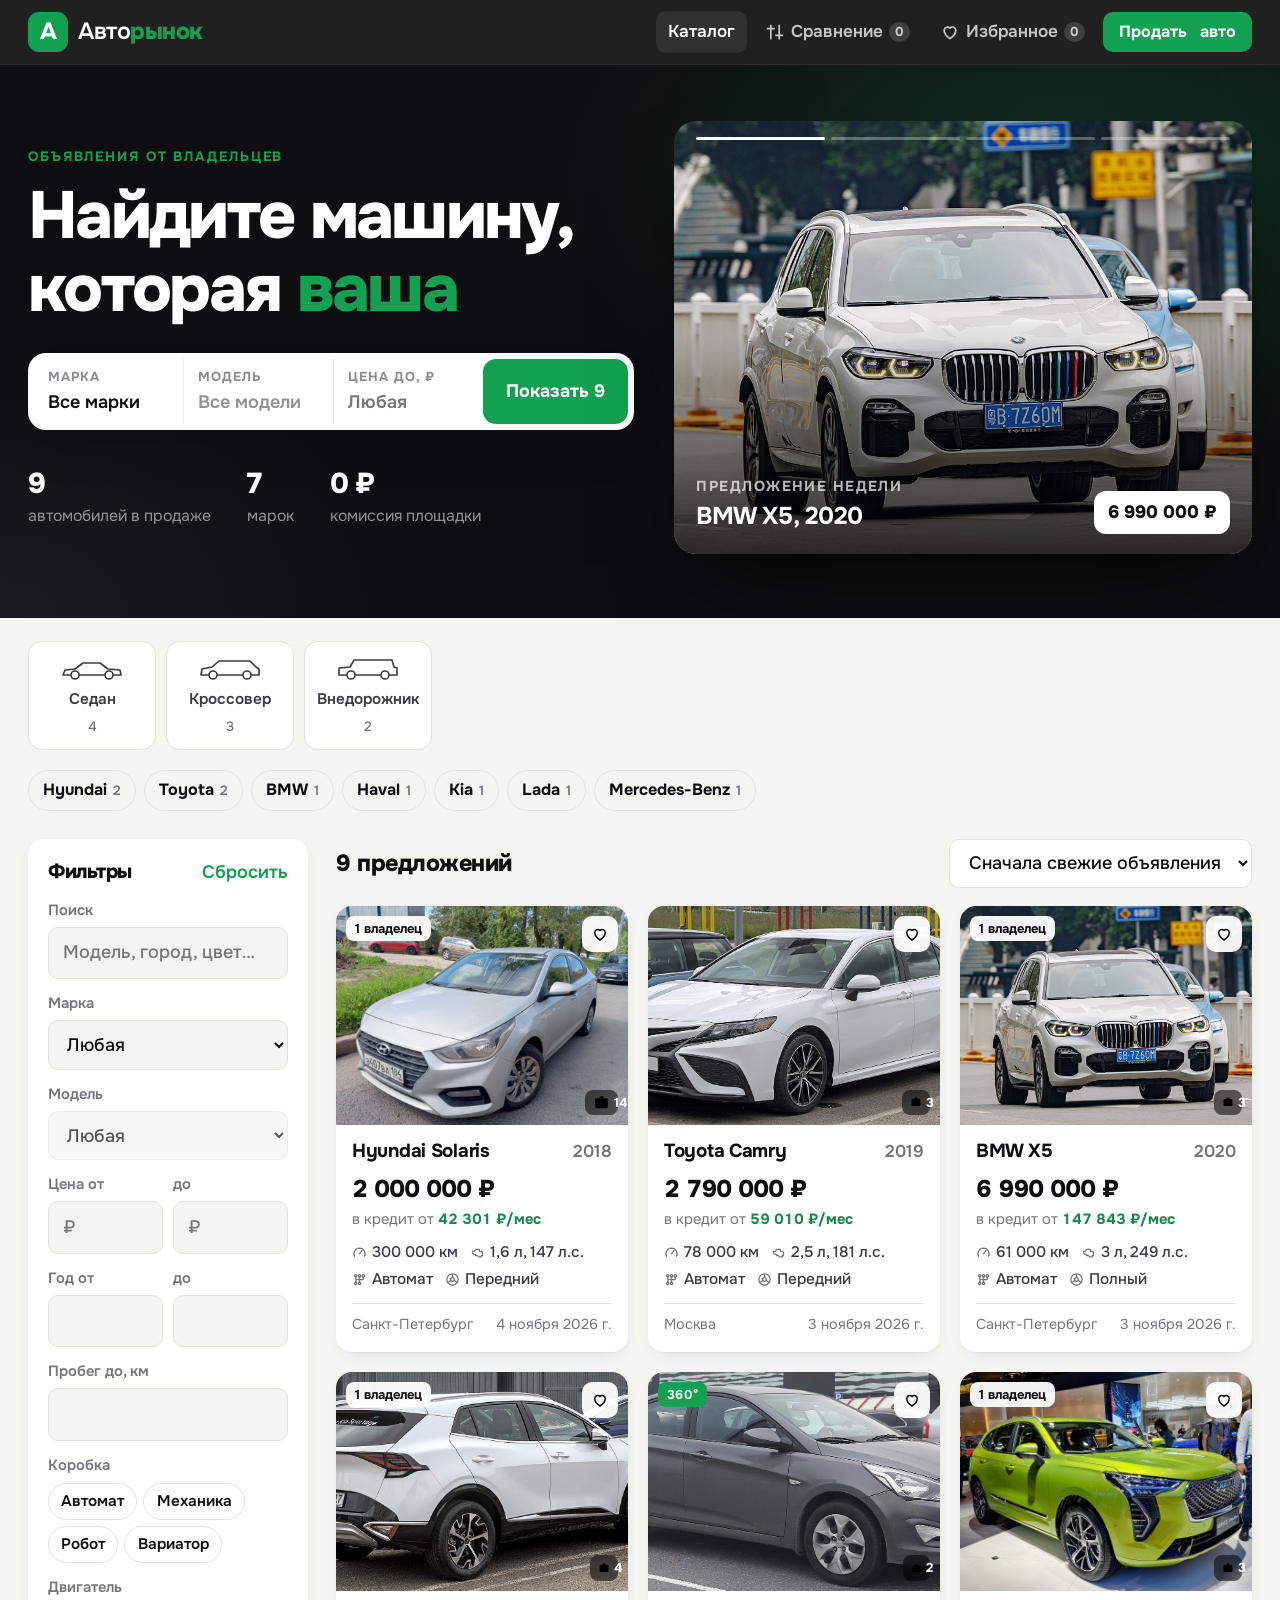
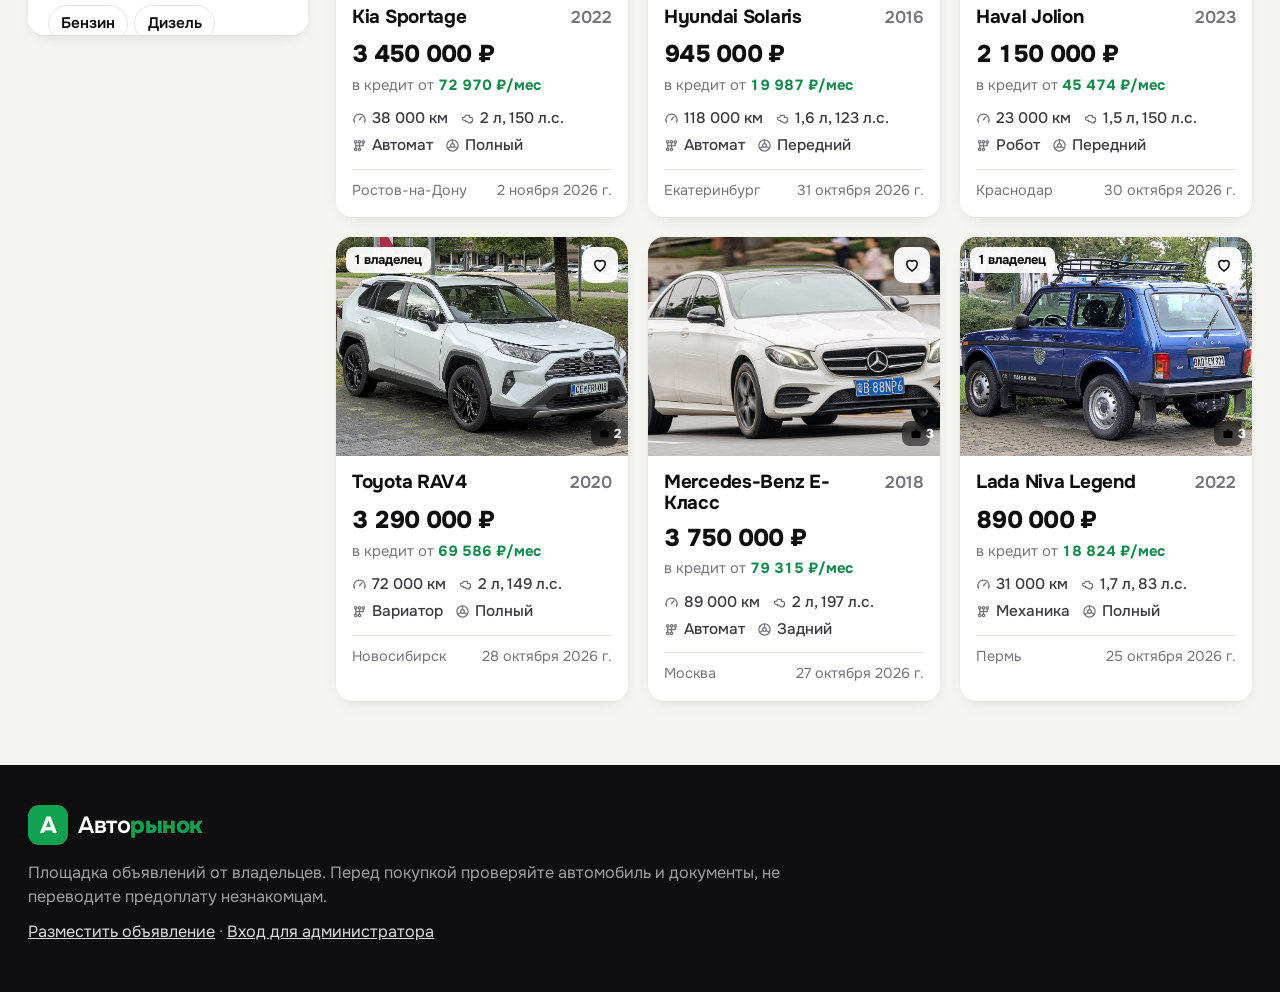
<file: index.html>
<!doctype html>
<html lang="ru">
<head>
<meta charset="utf-8">
<meta name="viewport" content="width=device-width, initial-scale=1, viewport-fit=cover">
<title>Авторынок — объявления о продаже автомобилей</title>
<meta name="description" content="Авторынок: площадка объявлений о продаже автомобилей от владельцев. Фото, характеристики, сравнение, расчёт кредита.">
<meta name="theme-color" content="#0e0e10">
<link rel="manifest" href="manifest.webmanifest">
<link rel="apple-touch-icon" href="icons/apple-touch-icon-g.png">
<meta name="apple-mobile-web-app-capable" content="yes">
<meta name="mobile-web-app-capable" content="yes">
<meta name="apple-mobile-web-app-title" content="Авторынок">
<meta name="apple-mobile-web-app-status-bar-style" content="black-translucent">
<link rel="icon" href="data:image/svg+xml,%3Csvg xmlns='http://www.w3.org/2000/svg' viewBox='0 0 32 32'%3E%3Crect width='32' height='32' rx='8' fill='%2312a150'/%3E%3Cpath d='M7 19l2.5-6h13l2.5 6v4H7z' fill='%23fff'/%3E%3Ccircle cx='11' cy='23' r='2.5' fill='%23161616'/%3E%3Ccircle cx='21' cy='23' r='2.5' fill='%23161616'/%3E%3C/svg%3E">
<link rel="preconnect" href="https://fonts.googleapis.com">
<link rel="preconnect" href="https://fonts.gstatic.com" crossorigin>
<link href="https://fonts.googleapis.com/css2?family=Onest:wght@400;500;600;700;800&display=swap" rel="stylesheet">
<link rel="stylesheet" href="style.css?v=11">
</head>
<body>
<header class="top">
  <div class="wrap top__in">
    <a class="logo" href="#/"><span class="logo__mark">А</span><span class="logo__word">Авто<b>рынок</b></span></a>
    <nav class="top__nav">
      <a href="#/" data-nav="catalog">Каталог</a>
      <a href="#/compare" data-nav="compare" class="icon-link" title="Сравнение"><svg viewBox="0 0 24 24" aria-hidden="true"><path d="M7 4v16M17 4v16M3 8h8M13 16h8"/></svg><span class="lbl">Сравнение</span> <span class="badge" id="cmpCount">0</span></a>
      <a href="#/favs" data-nav="favs" class="icon-link" title="Избранное"><svg viewBox="0 0 24 24" aria-hidden="true"><path d="M12 20s-7-4.4-7-10a4 4 0 0 1 7-2.6A4 4 0 0 1 19 10c0 5.6-7 10-7 10z"/></svg><span class="lbl">Избранное</span> <span class="badge" id="favCount">0</span></a>
      <a href="#/sell" data-nav="sell" class="btn btn--accent btn--sm">Продать<span class="lbl">&nbsp;авто</span></a>
    </nav>
  </div>
</header>

<main id="main">
  <!-- Каталог -->
  <section id="view-catalog" class="view">
    <div class="hero">
      <div class="wrap hero__in">
        <div class="hero__text">
          <p class="eyebrow">Объявления от владельцев</p>
          <h1>Найдите машину,<br>которая <em>ваша</em></h1>
          <form class="finder" id="finder" autocomplete="off">
            <label><span>Марка</span><select id="h-brand"><option value="">Все марки</option></select></label>
            <label><span>Модель</span><select id="h-model" disabled><option value="">Все модели</option></select></label>
            <label><span>Цена до, ₽</span><input type="number" id="h-pmax" inputmode="numeric" step="50000" placeholder="Любая"></label>
            <button class="btn btn--accent finder__go" type="submit" id="h-go">Показать</button>
          </form>
          <div class="hero__stats" id="stats"></div>
        </div>
        <a class="hero__feature" id="feature" href="#/"></a>
      </div>
    </div>

    <div class="wrap">
      <div class="bodies" id="bodies" role="group" aria-label="Тип кузова"></div>
      <div class="brands" id="brands"></div>

      <div class="recent" id="recentBox" hidden>
        <div class="sec-head"><h2>Вы смотрели</h2><button class="link" type="button" id="recentClear">Очистить</button></div>
        <div class="strip" id="recent"></div>
      </div>

      <div class="layout">
        <aside class="filters" id="filters">
          <div class="filters__head">
            <h2>Фильтры</h2>
            <button type="button" class="link" id="resetFilters">Сбросить</button>
          </div>
          <label>Поиск<input type="search" id="q" placeholder="Модель, город, цвет…"></label>
          <label>Марка<select id="f-brand"><option value="">Любая</option></select></label>
          <label>Модель<select id="f-model" disabled><option value="">Любая</option></select></label>
          <div class="row2">
            <label>Цена от<input type="number" id="f-pmin" min="0" step="50000" inputmode="numeric" placeholder="₽"></label>
            <label>до<input type="number" id="f-pmax" min="0" step="50000" inputmode="numeric" placeholder="₽"></label>
          </div>
          <div class="row2">
            <label>Год от<input type="number" id="f-ymin" min="1950" max="2027" inputmode="numeric"></label>
            <label>до<input type="number" id="f-ymax" min="1950" max="2027" inputmode="numeric"></label>
          </div>
          <label>Пробег до, км<input type="number" id="f-km" min="0" step="10000" inputmode="numeric"></label>
          <fieldset><legend>Коробка</legend><div class="chips" id="f-trans"></div></fieldset>
          <fieldset><legend>Двигатель</legend><div class="chips" id="f-fuel"></div></fieldset>
          <fieldset><legend>Привод</legend><div class="chips" id="f-drive"></div></fieldset>
          <label>Город<select id="f-city"><option value="">Любой</option></select></label>
          <label class="check"><input type="checkbox" id="f-sold"> Показывать проданные</label>
          <button class="btn btn--accent filters__apply" type="button" id="filtersApply">Показать</button>
        </aside>

        <section class="results" id="results">
          <div class="results__bar">
            <button type="button" class="btn btn--ghost btn--sm filters-toggle" id="filtersToggle"><svg viewBox="0 0 24 24" aria-hidden="true"><path d="M4 6h16M7 12h10M10 18h4"/></svg>Фильтры <span class="badge badge--accent" id="fCount" hidden></span></button>
            <p id="count"></p>
            <div class="active-filters" id="activeFilters"></div>
            <select id="sort" aria-label="Сортировка">
              <option value="new">Сначала свежие объявления</option>
              <option value="cheap">Сначала дешевле</option>
              <option value="expensive">Сначала дороже</option>
              <option value="year">По году: новее</option>
              <option value="km">По пробегу: меньше</option>
            </select>
          </div>
          <div class="grid" id="grid"></div>
          <div class="empty" id="empty" hidden>
            <p><b>Ничего не нашлось</b></p>
            <p class="muted">Попробуйте ослабить фильтры или <button type="button" class="link" data-reset>сбросить их</button>.</p>
          </div>
        </section>
      </div>
    </div>
  </section>

  <!-- Страница автомобиля -->
  <section id="view-car" class="view" hidden></section>

  <!-- Сравнение -->
  <section id="view-compare" class="view" hidden>
    <div class="wrap">
      <h1 class="page-title">Сравнение</h1>
      <div id="compare"></div>
    </div>
  </section>

  <!-- Избранное -->
  <section id="view-favs" class="view" hidden>
    <div class="wrap">
      <h1 class="page-title">Избранное</h1>
      <p class="muted">Сохраняется в этом браузере.</p>
      <div class="grid grid--wide" id="favGrid"></div>
      <div class="empty" id="favEmpty" hidden><p>Пока пусто. Нажмите ♡ на объявлении, чтобы сохранить его.</p><a class="btn btn--accent" href="#/">Перейти в каталог</a></div>
    </div>
  </section>

  <!-- Продать -->
  <section id="view-sell" class="view" hidden>
    <div class="wrap sell">
      <div class="sell__intro">
        <p class="eyebrow">Бесплатно и без посредников</p>
        <h1 class="page-title">Продайте автомобиль</h1>
        <ol class="steps">
          <li><b>Заполните форму</b><span>Черновик сохраняется автоматически — можно вернуться позже.</span></li>
          <li><b>Отправьте заявку</b><span>Откроется GitHub с готовым текстом — нажмите «Create». Фото можно перетащить прямо туда. Нужен бесплатный аккаунт GitHub.</span></li>
          <li><b>Модерация</b><span>Администратор проверит объявление и опубликует его в каталоге.</span></li>
        </ol>
        <p class="muted small">Нет аккаунта GitHub? Нажмите «Скопировать текст» и отправьте его администратору площадки.</p>
      </div>
      <form id="sellForm" class="sell__form" novalidate>
        <h2 class="form-sec">Автомобиль</h2>
        <div class="row2">
          <label>Марка*<input name="brand" required list="brandList" placeholder="Toyota"></label>
          <label>Модель*<input name="model" required placeholder="Camry"></label>
        </div>
        <datalist id="brandList"></datalist>
        <div class="row3">
          <label>Год*<input name="year" type="number" required min="1950" max="2027" inputmode="numeric"></label>
          <label>Пробег, км*<input name="mileage" type="number" required min="0" inputmode="numeric"></label>
          <label>Цена, ₽*<input name="price" type="number" required min="1000" step="1000" inputmode="numeric"></label>
        </div>
        <h2 class="form-sec">Характеристики</h2>
        <div class="row3">
          <label>Коробка*<select name="transmission" required></select></label>
          <label>Двигатель*<select name="fuel" required></select></label>
          <label>Кузов*<select name="body" required></select></label>
        </div>
        <div class="row3">
          <label>Объём, л<input name="engine" type="number" min="0" max="10" step="0.1" inputmode="decimal" placeholder="2.5"></label>
          <label>Мощность, л.с.<input name="power" type="number" min="0" max="2000" inputmode="numeric"></label>
          <label>Привод<select name="drive"><option>Передний</option><option>Задний</option><option>Полный</option></select></label>
        </div>
        <div class="row3">
          <label>Цвет<input name="color" placeholder="Белый"></label>
          <label>Владельцев<input name="owners" type="number" min="1" max="20" inputmode="numeric"></label>
          <label>Состояние<select name="condition"><option>Не битый</option><option>Был в ДТП, восстановлен</option><option>Требует ремонта</option></select></label>
        </div>
        <label>Описание*<textarea name="description" required rows="5" maxlength="2000" placeholder="Состояние, история обслуживания, комплектация, причина продажи"></textarea></label>
        <label>Ссылки на фото <small>по одной в строке — или приложите файлы в заявке на GitHub</small><textarea name="photos" rows="2" placeholder="https://..."></textarea></label>
        <label>Видео для обзора 360° <small>необязательно — ссылка, или перетащите файл в заявку на GitHub</small><input name="video" type="url" placeholder="https://..."></label>
        <details class="sell__how small muted">
          <summary>Как снять видео для обзора 360°</summary>
          <ol>
            <li>Поставьте машину на открытое место, чтобы её можно было обойти вокруг.</li>
            <li>Держите телефон горизонтально на уровне фар, машина — в центре кадра.</li>
            <li>Медленно и ровно обойдите её <b>ровно один круг</b> за 20–30 секунд, начните и закончите в одной точке.</li>
            <li>На iPhone перед съёмкой: Настройки → Камера → Форматы → «Наиболее совместимый». Качество 720p или 1080p — файл получится меньше.</li>
          </ol>
          <p>Покупатель сможет покрутить вашу машину пальцем. Если файл не прикрепляется к заявке (у GitHub ограничение по размеру), загрузите его на Яндекс Диск или Google Диск и вставьте ссылку выше.</p>
        </details>
        <h2 class="form-sec">Контакты</h2>
        <div class="row3">
          <label>Город*<input name="city" required list="cityList" placeholder="Москва"></label>
          <label>Ваше имя*<input name="seller" required autocomplete="given-name"></label>
          <label>Телефон / Telegram*<input name="contact" required placeholder="+7… или @ник"></label>
        </div>
        <datalist id="cityList"></datalist>
        <p class="form-error" id="formError" role="alert"></p>
        <div class="sell__actions">
          <button class="btn btn--accent" type="submit">Отправить на модерацию</button>
          <button class="btn btn--ghost" type="button" id="previewListing">Предпросмотр</button>
          <button class="btn btn--ghost" type="button" id="copyListing">Скопировать текст</button>
        </div>
      </form>
    </div>
  </section>
</main>

<div class="cmp-tray" id="cmpTray" hidden></div>
<dialog id="lightbox" class="lightbox"></dialog>
<div class="install" id="install" role="dialog" aria-labelledby="installTitle" hidden>
  <img src="icons/icon-192-g.png" alt="" width="48" height="48">
  <div class="install__text">
    <b id="installTitle">Установите Авторынок</b>
    <span id="installHint">Быстрый доступ с главного экрана</span>
  </div>
  <button class="btn btn--accent btn--sm" type="button" id="installBtn">Установить</button>
  <button class="install__close" type="button" id="installClose" aria-label="Не сейчас">✕</button>
</div>
<div class="toast" id="toast" hidden></div>

<footer class="foot">
  <div class="wrap foot__in">
    <a class="logo" href="#/"><span class="logo__mark">А</span><span class="logo__word">Авто<b>рынок</b></span></a>
    <p>Площадка объявлений от владельцев. Перед покупкой проверяйте автомобиль и документы, не переводите предоплату незнакомцам.</p>
    <p><a href="#/sell">Разместить объявление</a> · <a href="admin.html">Вход для администратора</a></p>
  </div>
</footer>

<script src="common.js?v=8"></script>
<script src="app.js?v=12"></script>
</body>
</html>
</file>
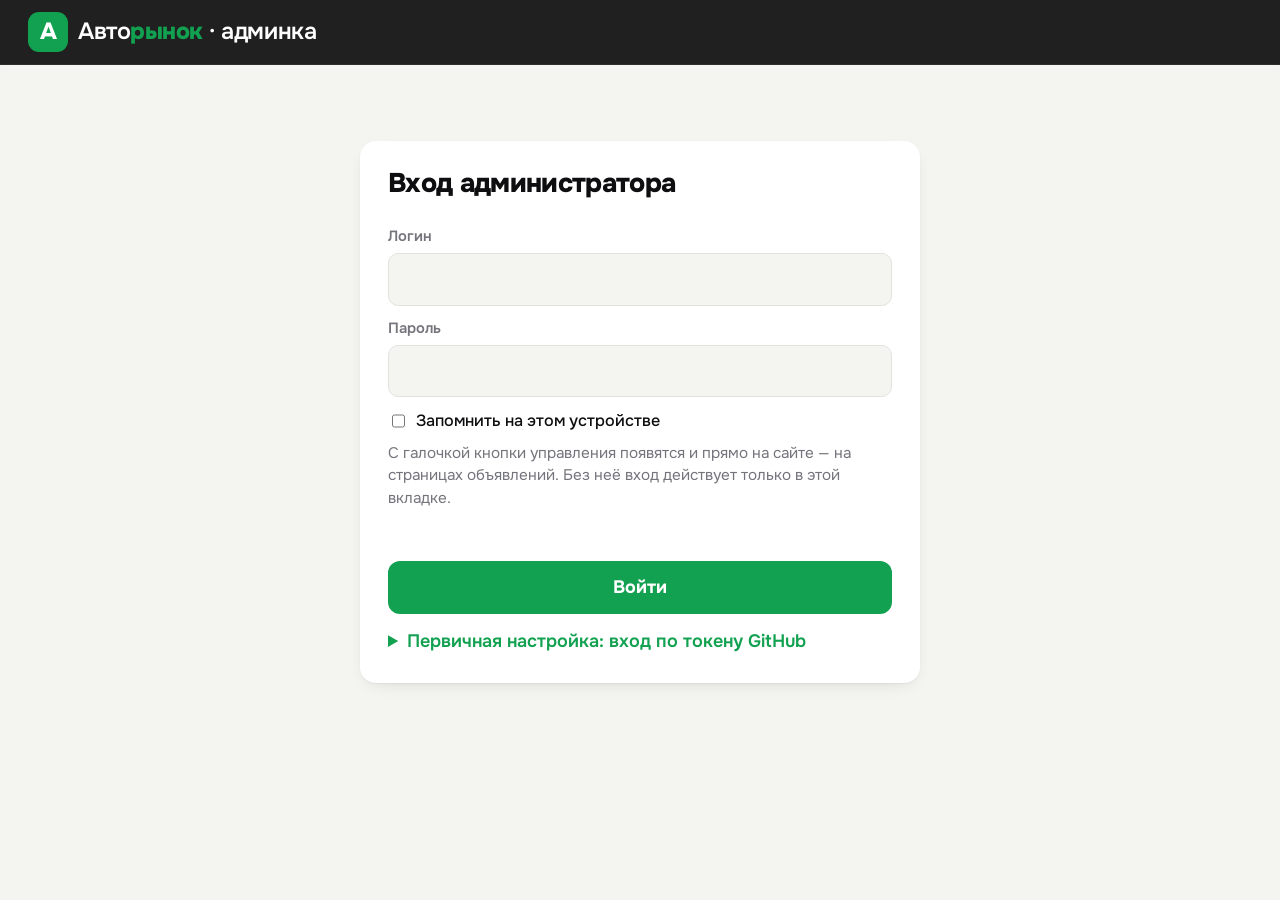
<file: admin.html>
<!doctype html>
<html lang="ru">
<head>
<meta charset="utf-8">
<meta name="viewport" content="width=device-width, initial-scale=1">
<meta name="robots" content="noindex">
<title>Авторынок — админка</title>
<link rel="icon" href="data:image/svg+xml,%3Csvg xmlns='http://www.w3.org/2000/svg' viewBox='0 0 32 32'%3E%3Crect width='32' height='32' rx='8' fill='%2312a150'/%3E%3Cpath d='M7 19l2.5-6h13l2.5 6v4H7z' fill='%23fff'/%3E%3Ccircle cx='11' cy='23' r='2.5' fill='%23161616'/%3E%3Ccircle cx='21' cy='23' r='2.5' fill='%23161616'/%3E%3C/svg%3E">
<link rel="preconnect" href="https://fonts.googleapis.com">
<link rel="preconnect" href="https://fonts.gstatic.com" crossorigin>
<link href="https://fonts.googleapis.com/css2?family=Onest:wght@400;500;600;700;800&display=swap" rel="stylesheet">
<link rel="stylesheet" href="style.css?v=11">
<style>
  .adm { padding: 28px 16px 64px; }
  .login { max-width: 560px; margin: 48px auto; background: var(--surface); padding: 28px; border-radius: var(--radius); box-shadow: var(--shadow); display: flex; flex-direction: column; gap: 14px; }
  .login ol { padding-left: 1.2em; margin: 0; display: flex; flex-direction: column; gap: 6px; font-size: .925rem; }
  .login code { background: var(--bg); padding: 1px 6px; border-radius: 6px; font-size: .85em; }
  .check { flex-direction: row; align-items: center; gap: 8px; color: var(--ink); font-weight: 500; }
  .check input { width: auto; }
  .tabs { display: flex; gap: 6px; flex-wrap: wrap; border-bottom: 1px solid var(--line); margin-bottom: 20px; }
  .tabs button { border: 0; background: none; padding: 10px 14px; font-weight: 700; cursor: pointer; border-bottom: 3px solid transparent; color: var(--muted); }
  .tabs button[aria-selected="true"] { color: var(--ink); border-color: var(--accent); }
  .bar { display: flex; gap: 10px; align-items: center; flex-wrap: wrap; margin-bottom: 16px; }
  .bar input[type=search] { max-width: 320px; }
  .bar .grow { flex: 1; }
  .rows { display: flex; flex-direction: column; gap: 10px; }
  .row { display: grid; grid-template-columns: 96px 1fr auto; gap: 14px; align-items: center; background: var(--surface); border-radius: var(--radius); padding: 10px; box-shadow: var(--shadow); }
  .row img { width: 96px; height: 72px; object-fit: cover; border-radius: 8px; background: var(--line); }
  .row h3 { font-family: Manrope, sans-serif; font-size: 1rem; margin: 0 0 2px; }
  .row p { margin: 0; font-size: .875rem; color: var(--muted); }
  .row__ctl { display: flex; gap: 8px; align-items: center; flex-wrap: wrap; justify-content: flex-end; }
  .row__ctl select { width: auto; padding: .35em .5em; font-size: .875rem; }
  .pill { display: inline-block; font-size: .72rem; font-weight: 700; padding: 1px 8px; border-radius: 999px; background: var(--bg); color: var(--muted); margin-left: 6px; vertical-align: middle; }
  .pill--on { background: var(--accent-soft); color: var(--accent); }
  .switch { position: relative; display: inline-flex; align-items: center; gap: 8px; cursor: pointer; font-size: .85rem; font-weight: 600; color: var(--ink); flex-direction: row; }
  .switch input { appearance: none; width: 40px; height: 22px; border-radius: 999px; background: var(--line); position: relative; padding: 0; border: 0; cursor: pointer; transition: background .15s; flex: none; }
  .switch input::after { content: ""; position: absolute; top: 3px; left: 3px; width: 16px; height: 16px; border-radius: 50%; background: #fff; transition: left .15s; }
  .switch input:checked { background: var(--ok); }
  .switch input:checked::after { left: 21px; }
  .editor { width: min(980px, 100vw - 32px); max-height: calc(100vh - 32px); border: 0; border-radius: 20px; padding: 0; background: var(--surface); color: var(--ink); }
  .editor::backdrop { background: rgba(10,10,10,.6); }
  .editor form { padding: 24px; display: flex; flex-direction: column; gap: 14px; }
  .editor__head { display: flex; justify-content: space-between; align-items: center; gap: 12px; }
  .editor__head h2 { margin: 0; font-size: 1.3rem; }
  .row4 { display: grid; grid-template-columns: repeat(4, 1fr); gap: 10px; }
  .photos { display: grid; grid-template-columns: repeat(auto-fill, minmax(130px, 1fr)); gap: 10px; }
  .ph { position: relative; aspect-ratio: 4/3; border-radius: 10px; overflow: hidden; background: var(--line); }
  .ph img { width: 100%; height: 100%; object-fit: cover; }
  .ph__ctl { position: absolute; inset: auto 0 0 0; display: flex; justify-content: space-between; padding: 4px; background: linear-gradient(transparent, rgba(0,0,0,.6)); }
  .ph__ctl button { border: 0; border-radius: 6px; background: rgba(255,255,255,.9); color: #161616; cursor: pointer; font-size: .8rem; padding: 2px 7px; }
  .ph__main { position: absolute; left: 6px; top: 6px; background: var(--accent); color: #fff; font-size: .7rem; font-weight: 700; padding: 1px 7px; border-radius: 999px; }
  .ph__new { position: absolute; right: 6px; top: 6px; background: var(--ok); color: #fff; font-size: .7rem; font-weight: 700; padding: 1px 7px; border-radius: 999px; }
  .drop { display: grid; place-items: center; text-align: center; aspect-ratio: 4/3; border: 2px dashed var(--line); border-radius: 10px; cursor: pointer; color: var(--muted); font-size: .85rem; padding: 8px; }
  .drop.over { border-color: var(--accent); color: var(--accent); }
  .drop input { display: none; }
  .editor__foot { display: flex; gap: 10px; justify-content: flex-end; flex-wrap: wrap; position: sticky; bottom: 0; background: var(--surface); padding-top: 12px; border-top: 1px solid var(--line); }
  .toast { position: fixed; left: 50%; bottom: 24px; transform: translateX(-50%); background: var(--ink); color: var(--bg); padding: 12px 18px; border-radius: 12px; font-weight: 600; z-index: 100; max-width: calc(100vw - 32px); box-shadow: var(--shadow); }
  .toast.err { background: var(--danger); color: #fff; }
  .card-box { background: var(--surface); border-radius: var(--radius); padding: 20px; box-shadow: var(--shadow); margin-bottom: 16px; display: flex; flex-direction: column; gap: 12px; max-width: 760px; }
  .card-box h2 { font-size: 1.1rem; margin: 0; }
  .card-box p { margin: 0; }
  .admins { display: flex; flex-wrap: wrap; gap: 8px; }
  .admins span { display: inline-flex; align-items: center; gap: 6px; background: var(--bg); padding: 4px 10px 4px 4px; border-radius: 999px; font-weight: 600; font-size: .9rem; }
  .admins img { border-radius: 50%; }
  /* встроенный режим: со страницы сайта видно только окно редактора */
  html.embed, html.embed body { background: transparent !important; }
  html.embed body > :not(dialog):not(.busy):not(.toast) { display: none !important; }
  .spin-prev { aspect-ratio: 16/10; border-radius: 14px; max-height: 360px; }
  .spin-ed__acts { display: flex; flex-wrap: wrap; gap: 8px; align-items: center; }
  .spin-ed__n { display: inline-flex; align-items: center; gap: 6px; }
  .spin-ed__n select { width: auto; padding: 6px 8px; }
  .busy { position: fixed; inset: 0; background: rgba(0,0,0,.35); display: grid; place-items: center; z-index: 90; color: #fff; font-weight: 700; font-size: 1.05rem; }
  .who { display: flex; align-items: center; gap: 10px; color: #fff; font-weight: 600; }
  .who img { border-radius: 50%; }
  @media (max-width: 700px) {
    .row { grid-template-columns: 72px 1fr; }
    .row img { width: 72px; height: 54px; }
    .row__ctl { grid-column: 1 / -1; justify-content: flex-start; }
    .row4 { grid-template-columns: 1fr 1fr; }
    .row3 { grid-template-columns: 1fr 1fr; }
    .editor { width: 100vw; max-width: 100vw; max-height: 100dvh; height: 100dvh; border-radius: 0; margin: 0; }
    .editor form { padding: 16px; }
    .who span { display: none; }
  }
</style>
</head>
<body>
<header class="top">
  <div class="wrap top__in">
    <a class="logo" href="./"><span class="logo__mark">А</span><span>Авто<b>рынок</b> · админка</span></a>
    <div class="who" id="who"></div>
  </div>
</header>

<main class="wrap adm">
  <section id="login" class="login" hidden>
    <h1 style="font-size:1.5rem">Вход администратора</h1>
    <form id="pwForm" style="display:flex;flex-direction:column;gap:12px">
      <label>Логин<input id="pwLogin" autocomplete="username" required autocapitalize="off" spellcheck="false"></label>
      <label>Пароль<input id="pwPass" type="password" autocomplete="current-password" required></label>
      <label class="check"><input type="checkbox" id="pwRemember"> Запомнить на этом устройстве</label>
      <p class="muted" style="margin:-4px 0 0;font-size:.85rem">С галочкой кнопки управления появятся и прямо на сайте — на страницах объявлений. Без неё вход действует только в этой вкладке.</p>
      <p class="form-error" id="pwError"></p>
      <button class="btn btn--accent" type="submit">Войти</button>
    </form>
    <details id="tokenBox">
      <summary class="link" style="cursor:pointer">Первичная настройка: вход по токену GitHub</summary>
    <p class="muted" style="margin:12px 0">Объявления хранятся в репозитории GitHub <b id="repoName"></b>. Владелец один раз входит по токену и в «Настройках» создаёт учётные записи с логином и паролем.</p>
    <ol>
      <li>Откройте <a href="https://github.com/settings/personal-access-tokens/new" target="_blank" rel="noopener">создание токена GitHub</a> (Fine-grained).</li>
      <li>Repository access → <b>Only select repositories</b> → выберите репозиторий площадки.</li>
      <li>Permissions → Repository: <code>Contents</code> — Read and write, <code>Issues</code> — Read and write. Для добавления админов — ещё <code>Administration</code> — Read and write.</li>
      <li>Нажмите Generate token и вставьте токен ниже.</li>
    </ol>
    <form id="loginForm" style="display:flex;flex-direction:column;gap:12px">
      <label>Токен GitHub<input id="token" type="password" autocomplete="off" required placeholder="github_pat_…"></label>
      <label class="check"><input type="checkbox" id="remember"> Запомнить на этом устройстве</label>
      <p class="form-error" id="loginError"></p>
      <button class="btn btn--dark" type="submit">Войти по токену</button>
    </form>
    </details>
  </section>

  <section id="app" hidden>
    <div class="tabs" role="tablist">
      <button role="tab" data-tab="list" aria-selected="true">Объявления</button>
      <button role="tab" data-tab="inbox" aria-selected="false">Заявки <span class="badge" id="inboxCount" style="background:var(--accent);color:#fff">0</span></button>
      <button role="tab" data-tab="settings" aria-selected="false">Настройки</button>
    </div>

    <div data-panel="list">
      <div class="bar">
        <input type="search" id="search" placeholder="Поиск по объявлениям">
        <select id="statusFilter" style="width:auto">
          <option value="">Все статусы</option><option value="active">В продаже</option><option value="sold">Продано</option><option value="hidden">Скрыто</option>
        </select>
        <span class="grow"></span>
        <button class="btn btn--accent" id="addBtn" type="button">+ Новое объявление</button>
      </div>
      <div class="rows" id="rows"></div>
    </div>

    <div data-panel="inbox" hidden>
      <p class="muted">Заявки, которые посетители отправили через форму «Продать авто». Откройте заявку в редакторе, проверьте и опубликуйте — или отклоните.</p>
      <div class="rows" id="inbox"></div>
    </div>

    <div data-panel="settings" hidden>
      <div class="card-box">
        <h2>Обсуждения</h2>
        <label class="switch"><input type="checkbox" id="globalComments"> Обсуждения на сайте включены</label>
        <p class="muted small">Главный выключатель. Если он выключен, обсуждения скрыты у всех объявлений. Если включён — обсуждение показывается у тех объявлений, где оно включено отдельно (переключатель в списке объявлений).</p>
        <label class="switch"><input type="checkbox" id="defaultComments"> Включать обсуждение у новых объявлений</label>
      </div>
      <div class="card-box">
        <h2>Вход по логину и паролю</h2>
        <p class="muted small">Пароль зашифровывает ключ доступа к GitHub (AES-256, PBKDF2 600 000 итераций). Сам пароль нигде не хранится — восстановить его нельзя, только задать новый. Используйте длинный пароль: зашифрованный ключ лежит в открытом репозитории.</p>
        <div class="admins" id="accounts"></div>
        <form id="accForm" style="display:flex;flex-direction:column;gap:10px">
          <div class="row3">
            <label>Логин<input id="accLogin" required pattern="[a-z0-9_.\-]{2,32}" placeholder="misha" autocapitalize="off" spellcheck="false"></label>
            <label>Пароль (от 10 символов)<input id="accPass" type="password" required minlength="10" autocomplete="new-password"></label>
            <label>Повтор пароля<input id="accPass2" type="password" required minlength="10" autocomplete="new-password"></label>
          </div>
          <label>Токен GitHub для этой учётной записи <small>— оставьте пустым, чтобы использовать текущий</small><input id="accToken" type="password" autocomplete="off" placeholder="github_pat_…"></label>
          <div><button class="btn btn--accent" type="submit">Сохранить учётную запись</button></div>
        </form>
      </div>
      <div class="card-box">
        <h2>Администраторы GitHub</h2>
        <p class="muted small">Администратор — пользователь GitHub с правом записи в репозиторий. Он может размещать, редактировать и удалять объявления и управлять обсуждениями.</p>
        <div class="admins" id="admins"></div>
        <form id="inviteForm" class="bar" style="margin:0">
          <input id="inviteLogin" placeholder="Логин GitHub, например misha" style="max-width:280px" required pattern="[A-Za-z0-9-]{1,39}">
          <button class="btn btn--ghost" type="submit">Пригласить</button>
        </form>
        <p class="muted small">Приглашённый получит письмо от GitHub и должен принять приглашение, после чего сможет войти в админку со своим токеном.</p>
      </div>
      <div class="card-box">
        <h2>Сессия</h2>
        <div class="bar" style="margin:0">
          <a class="btn btn--ghost" id="repoLink" target="_blank" rel="noopener">Репозиторий на GitHub</a>
          <button class="btn btn--ghost" id="logout" type="button">Выйти</button>
        </div>
      </div>
    </div>
  </section>
</main>

<dialog class="editor" id="editor">
  <form id="editForm" novalidate>
    <div class="editor__head">
      <h2 id="editTitle">Объявление</h2>
      <button type="button" class="btn btn--ghost btn--sm" data-close>✕</button>
    </div>
    <div class="row4">
      <label>Марка*<input name="brand" required list="brandList"></label>
      <label>Модель*<input name="model" required></label>
      <label>Год*<input name="year" type="number" required min="1950" max="2027"></label>
      <label>Цена, ₽*<input name="price" type="number" required min="0" step="1000"></label>
    </div>
    <datalist id="brandList"></datalist>
    <div class="row4">
      <label>Пробег, км*<input name="mileage" type="number" required min="0"></label>
      <label>Коробка*<select name="transmission" required></select></label>
      <label>Двигатель*<select name="fuel" required></select></label>
      <label>Кузов*<select name="body" required></select></label>
    </div>
    <div class="row4">
      <label>Объём, л<input name="engine" type="number" min="0" max="10" step="0.1"></label>
      <label>Мощность, л.с.<input name="power" type="number" min="0"></label>
      <label>Привод<select name="drive"></select></label>
      <label>Руль<select name="wheel"><option value="">—</option><option>Левый</option><option>Правый</option></select></label>
    </div>
    <div class="row4">
      <label>Цвет<input name="color"></label>
      <label>Владельцев<input name="owners" type="number" min="1" max="20"></label>
      <label>Состояние<select name="condition"><option value="">—</option><option>Не битый</option><option>Был в ДТП, восстановлен</option><option>Требует ремонта</option></select></label>
      <label>VIN<input name="vin" maxlength="17" style="text-transform:uppercase"></label>
    </div>
    <div class="row4">
      <label>Город*<input name="city" required list="cityList"></label>
      <label>Продавец*<input name="seller" required></label>
      <label>Телефон / Telegram*<input name="contact" required></label>
      <label>Статус<select name="status"><option value="active">В продаже</option><option value="sold">Продано</option><option value="hidden">Скрыто</option></select></label>
    </div>
    <datalist id="cityList"></datalist>
    <label>Описание*<textarea name="description" rows="6" required maxlength="4000"></textarea></label>
    <div>
      <p style="margin:0 0 6px;font-weight:600;color:var(--muted);font-size:.85rem">Фотографии <span class="muted">— первая будет обложкой; можно перетащить файлы</span></p>
      <div class="photos" id="photos"></div>
    </div>
    <label>Добавить фото по ссылке<input id="photoUrl" type="url" placeholder="https://… (Enter — добавить)"></label>
    <div class="spin-ed">
      <p style="margin:0 0 6px;font-weight:600;color:var(--muted);font-size:.85rem">Обзор 360° <span class="muted">— покупатель сможет покрутить машину пальцем или мышью</span></p>
      <div class="spin-prev" id="spinPrev" hidden></div>
      <p class="muted small" id="spinInfo" style="margin:6px 0"></p>
      <div id="spinSrc" hidden></div>
      <div class="spin-ed__acts">
        <label class="btn btn--ghost btn--sm">Из видео<input type="file" id="spinVideo" accept="video/*" hidden></label>
        <label class="btn btn--ghost btn--sm">Из серии фото<input type="file" id="spinPhotos" accept="image/*" multiple hidden></label>
        <label class="small spin-ed__n">Кадров из видео <select id="spinCount"><option>24</option><option selected>36</option><option>48</option><option>72</option></select></label>
        <button type="button" class="btn btn--ghost btn--sm" id="spinDel" hidden>Убрать обзор</button>
      </div>
      <details class="small muted" style="margin-top:8px"><summary>Как снять обзор</summary>
        <p style="margin:6px 0 0">Видео: держите телефон горизонтально на уровне фар и медленно обойдите машину ровно один круг, держа её в центре кадра. Начните и закончите в одной точке — из видео возьмутся кадры через равные промежутки.<br>Фото: снимите 24–72 кадра по кругу с одинаковым шагом. Порядок — по имени файла.</p>
      </details>
    </div>
    <label class="switch"><input type="checkbox" name="comments"> Обсуждение у этого объявления</label>
    <p class="form-error" id="editError"></p>
    <div class="editor__foot">
      <button type="button" class="btn btn--danger" id="deleteBtn">Удалить</button>
      <span style="flex:1"></span>
      <button type="button" class="btn btn--ghost" data-close>Отмена</button>
      <button type="submit" class="btn btn--accent">Сохранить и опубликовать</button>
    </div>
  </form>
</dialog>

<div class="busy" id="busy" hidden></div>
<div class="toast" id="toast" hidden></div>

<script src="common.js?v=8"></script>
<script src="admin.js?v=11"></script>
</body>
</html>
</file>
<file: style.css>
/* ===== Токены ===== */
:root {
  --bg: #f4f4f1;
  --surface: #ffffff;
  --surface-2: #ececE8;
  --ink: #0e0e10;
  --ink-2: #3a3a40;
  --muted: #74747c;
  --line: #e3e3de;
  --accent: #12a150;
  --accent-hover: #0d8a43;
  --accent-ink: #ffffff;
  --accent-soft: #e3f6ea;
  --dark: #0e0e10;
  --dark-2: #1a1a1e;
  --ok: #138a4a;
  --ok-soft: #e3f5ea;
  --danger: #d0312d;
  --radius: 16px;
  --radius-s: 10px;
  --shadow: 0 1px 2px rgba(14,14,16,.04), 0 6px 20px -10px rgba(14,14,16,.18);
  --shadow-l: 0 24px 48px -20px rgba(14,14,16,.35);
  --ease: cubic-bezier(.2,.7,.2,1);
  color-scheme: light;
}
@media (prefers-color-scheme: dark) {
  :root:not([data-theme="light"]) {
    --bg: #0b0b0d; --surface: #151518; --surface-2: #1e1e22; --ink: #f2f2ef; --ink-2: #cfcfca; --muted: #8e8e96; --line: #26262b;
    --accent-soft: #0f2a1a; --ok-soft: #10261a; --shadow: 0 6px 20px -10px rgba(0,0,0,.7); --shadow-l: 0 24px 48px -20px rgba(0,0,0,.8); color-scheme: dark;
  }
}
:root[data-theme="dark"] {
  --bg: #0b0b0d; --surface: #151518; --surface-2: #1e1e22; --ink: #f2f2ef; --ink-2: #cfcfca; --muted: #8e8e96; --line: #26262b;
  --accent-soft: #0f2a1a; --ok-soft: #10261a; --shadow: 0 6px 20px -10px rgba(0,0,0,.7); --shadow-l: 0 24px 48px -20px rgba(0,0,0,.8); color-scheme: dark;
}

/* ===== База ===== */
* { box-sizing: border-box; }
html { font-size: 112.5%; -webkit-text-size-adjust: 100%; scroll-behavior: smooth; }
body { margin: 0; background: var(--bg); color: var(--ink); font: 1rem/1.5 Onest, system-ui, -apple-system, sans-serif; -webkit-font-smoothing: antialiased; }
h1, h2, h3 { line-height: 1.1; margin: 0 0 .5em; letter-spacing: -.025em; font-weight: 800; }
a { color: inherit; }
img { max-width: 100%; display: block; }
button, input, select, textarea { font: inherit; color: inherit; }
[hidden] { display: none !important; }
svg { flex: none; }
.wrap { max-width: 1320px; margin: 0 auto; padding: 0 16px; }
@media (min-width: 700px) { .wrap { padding: 0 28px; } }
.muted { color: var(--muted); }
.small { font-size: .85rem; }
.eyebrow { text-transform: uppercase; letter-spacing: .14em; font-size: .75rem; font-weight: 700; color: var(--accent); margin: 0 0 12px; }
.num { font-variant-numeric: tabular-nums; }

/* ===== Кнопки ===== */
.btn { display: inline-flex; align-items: center; justify-content: center; gap: .45em; padding: .8em 1.35em; border-radius: 12px; border: 1px solid transparent; background: var(--surface); text-decoration: none; font-weight: 700; cursor: pointer; white-space: nowrap; transition: transform .12s var(--ease), background .15s, border-color .15s, color .15s; line-height: 1.2; }
.btn:active { transform: scale(.97); }
.btn svg { width: 18px; height: 18px; fill: none; stroke: currentColor; stroke-width: 2; stroke-linecap: round; stroke-linejoin: round; }
.btn--accent { background: var(--accent); color: var(--accent-ink); }
.btn--accent:hover { background: var(--accent-hover); }
.btn--dark { background: var(--ink); color: var(--bg); }
.btn--ghost { border-color: var(--line); background: transparent; }
.btn--ghost:hover { border-color: var(--ink); }
.btn--danger { background: var(--danger); color: #fff; }
.btn--sm { padding: .55em .95em; font-size: .9rem; border-radius: 10px; }
.btn--block { width: 100%; }
.btn:disabled { opacity: .5; cursor: not-allowed; }
.link { background: none; border: 0; color: var(--accent); cursor: pointer; padding: 0; font-weight: 600; text-decoration: none; }
.link:hover { text-decoration: underline; }
:focus-visible { outline: 3px solid var(--accent); outline-offset: 2px; }
.icon-btn { width: 42px; height: 42px; border-radius: 12px; border: 1px solid var(--line); background: var(--surface); display: inline-grid; place-items: center; cursor: pointer; transition: border-color .15s, color .15s; }
.icon-btn:hover { border-color: var(--ink); }
.icon-btn svg { width: 20px; height: 20px; fill: none; stroke: currentColor; stroke-width: 2; stroke-linecap: round; stroke-linejoin: round; }
.icon-btn.on { color: var(--accent); border-color: var(--accent); }
.icon-btn.on svg { fill: currentColor; }

/* ===== Шапка ===== */
.top { position: sticky; top: 0; z-index: 30; background: rgba(14,14,16,.92); backdrop-filter: saturate(1.4) blur(12px); -webkit-backdrop-filter: saturate(1.4) blur(12px); color: #fff; border-bottom: 1px solid rgba(255,255,255,.06); }
.top__in { display: flex; align-items: center; justify-content: space-between; gap: 12px; height: 64px; }
.logo { display: flex; align-items: center; gap: 10px; text-decoration: none; font-weight: 600; font-size: 1.3rem; letter-spacing: -.02em; }
.logo b { color: var(--accent); font-weight: 800; }
.logo__mark { display: grid; place-items: center; width: 40px; height: 40px; border-radius: 11px; background: var(--accent); color: #fff; font-weight: 800; }
.top__nav { display: flex; align-items: center; gap: 6px; }
.top__nav a:not(.btn) { display: inline-flex; align-items: center; gap: 6px; text-decoration: none; font-weight: 600; font-size: .95rem; padding: 8px 12px; border-radius: 10px; color: rgba(255,255,255,.75); transition: color .15s, background .15s; }
.top__nav a:not(.btn):hover, .top__nav a.current { color: #fff; background: rgba(255,255,255,.08); }
.icon-link svg { width: 20px; height: 20px; fill: none; stroke: currentColor; stroke-width: 2; stroke-linecap: round; stroke-linejoin: round; }
.badge { display: inline-block; min-width: 20px; padding: 0 6px; border-radius: 10px; background: rgba(255,255,255,.14); font-size: .72rem; font-weight: 700; text-align: center; line-height: 20px; }
.badge--accent { background: var(--accent); color: #fff; }

/* ===== Hero ===== */
.hero { background: var(--dark); color: #fff; position: relative; overflow: hidden; }
.hero::before { content: ""; position: absolute; inset: 0; background: radial-gradient(900px 500px at 85% 20%, rgba(18,161,80,.22), transparent 60%), radial-gradient(600px 400px at 0% 100%, rgba(255,255,255,.05), transparent 70%); pointer-events: none; }
.hero__in { display: grid; grid-template-columns: 1.05fr 1fr; gap: 40px; align-items: center; padding-top: 56px; padding-bottom: 64px; position: relative; }
.hero h1 { font-size: clamp(2.2rem, 5.2vw, 4.4rem); letter-spacing: -.04em; margin-bottom: 28px; }
.hero h1 em { font-style: normal; color: var(--accent); }
.finder { display: grid; grid-template-columns: repeat(3, minmax(0, 1fr)); background: #fff; color: #0e0e10; border-radius: 18px; padding: 6px; gap: 0; box-shadow: var(--shadow-l); }
.finder label { display: flex; flex-direction: column; gap: 0; padding: 8px 14px; border-right: 1px solid #e8e8e4; font-size: .72rem; text-transform: uppercase; letter-spacing: .08em; color: #8a8a90; font-weight: 700; min-width: 0; }
.finder label:nth-child(3) { border-right: 0; }
.finder select, .finder input { border: 0; background: transparent; padding: 2px 0 0; font-size: 1rem; font-weight: 600; color: #0e0e10; text-transform: none; letter-spacing: 0; border-radius: 0; width: 100%; outline: none; -webkit-appearance: none; appearance: none; }
.finder select:disabled { opacity: .45; }
.finder__go { border-radius: 13px; padding: 0 22px; min-height: 52px; font-size: 1rem; grid-column: 1 / -1; margin-top: 6px; }
@media (min-width: 1240px) { .finder { grid-template-columns: repeat(3, minmax(0, 1fr)) auto; } .finder__go { grid-column: auto; margin-top: 0; } }
.hero__stats { display: flex; flex-wrap: wrap; gap: 36px; margin-top: 32px; }
.hero__stats div { display: flex; flex-direction: column; }
.hero__stats b { font-size: 1.6rem; font-weight: 800; letter-spacing: -.03em; }
.hero__stats span { color: rgba(255,255,255,.55); font-size: .88rem; }
.hero__feature { position: relative; display: block; aspect-ratio: 4/3; border-radius: 22px; overflow: hidden; text-decoration: none; background: var(--dark-2); box-shadow: 0 40px 80px -30px rgba(0,0,0,.8); isolation: isolate; }
.hero__feature img { position: absolute; inset: 0; width: 100%; height: 100%; object-fit: cover; opacity: 0; transform: scale(1.06); transition: opacity .9s var(--ease), transform 6s linear; }
.hero__feature img.on { opacity: 1; transform: scale(1); }
.hero__feature::after { content: ""; position: absolute; inset: 0; background: linear-gradient(180deg, transparent 45%, rgba(0,0,0,.78)); z-index: 1; }
.hero__cap { position: absolute; left: 22px; right: 22px; bottom: 20px; z-index: 2; display: flex; justify-content: space-between; align-items: flex-end; gap: 12px; }
.hero__cap small { display: block; color: rgba(255,255,255,.7); font-size: .8rem; text-transform: uppercase; letter-spacing: .1em; font-weight: 700; }
.hero__cap b { font-size: 1.35rem; letter-spacing: -.02em; }
.hero__cap .price-tag { background: #fff; color: #0e0e10; font-weight: 800; padding: 8px 14px; border-radius: 12px; white-space: nowrap; }
.hero__dots { position: absolute; top: 16px; left: 22px; right: 22px; z-index: 2; display: flex; gap: 6px; }
.hero__dots i { flex: 1; height: 3px; border-radius: 3px; background: rgba(255,255,255,.3); overflow: hidden; }
.hero__dots i.on::after { content: ""; display: block; height: 100%; background: #fff; animation: fill 5s linear forwards; }
@keyframes fill { from { width: 0; } to { width: 100%; } }

/* ===== Кузова и марки ===== */
.bodies { display: flex; gap: 10px; overflow-x: auto; padding: 24px 0 6px; scrollbar-width: none; margin-top: -1px; }
.bodies::-webkit-scrollbar { display: none; }
.body-btn { flex: 0 0 128px; display: flex; flex-direction: column; align-items: center; gap: 6px; padding: 14px 10px 12px; border-radius: 14px; border: 1px solid var(--line); background: var(--surface); cursor: pointer; font-weight: 600; font-size: .85rem; color: var(--ink-2); transition: border-color .15s, background .15s, color .15s, transform .15s var(--ease); }
.body-btn:hover { border-color: var(--ink); transform: translateY(-2px); }
.body-btn svg { width: 64px; height: 26px; fill: none; stroke: currentColor; stroke-width: 1.6; stroke-linejoin: round; }
.body-btn small { color: var(--muted); font-weight: 500; font-size: .75rem; }
.body-btn[aria-pressed="true"] { background: var(--ink); color: var(--bg); border-color: var(--ink); }
.body-btn[aria-pressed="true"] small { color: inherit; opacity: .6; }
.body-btn:disabled { opacity: .4; cursor: default; transform: none; }
.brands { display: flex; gap: 8px; flex-wrap: wrap; padding: 14px 0 4px; }
.brand-chip { display: inline-flex; align-items: baseline; gap: 6px; padding: 7px 14px; border-radius: 999px; border: 1px solid var(--line); background: transparent; cursor: pointer; font-weight: 700; font-size: .9rem; transition: border-color .15s, background .15s; }
.brand-chip small { color: var(--muted); font-weight: 600; }
.brand-chip:hover { border-color: var(--ink); }
.brand-chip[aria-pressed="true"] { background: var(--accent); border-color: var(--accent); color: #fff; }
.brand-chip[aria-pressed="true"] small { color: rgba(255,255,255,.75); }

/* ===== Секции ===== */
.sec-head { display: flex; justify-content: space-between; align-items: baseline; gap: 12px; margin: 28px 0 14px; }
.sec-head h2 { font-size: 1.35rem; margin: 0; }
.strip { display: grid; grid-auto-flow: column; grid-auto-columns: minmax(220px, 260px); gap: 14px; overflow-x: auto; padding-bottom: 8px; scroll-snap-type: x mandatory; scrollbar-width: thin; }
.strip > * { scroll-snap-align: start; }
.mini { display: flex; gap: 12px; align-items: center; text-decoration: none; background: var(--surface); border-radius: 14px; padding: 8px; box-shadow: var(--shadow); }
.mini img { width: 84px; height: 62px; object-fit: cover; border-radius: 10px; }
.mini b { display: block; font-size: .95rem; }
.mini span { font-size: .85rem; color: var(--muted); }

/* ===== Каталог ===== */
.layout { display: grid; grid-template-columns: 280px 1fr; gap: 28px; padding: 24px 0 64px; align-items: start; }
.filters { position: sticky; top: 84px; background: var(--surface); border-radius: var(--radius); padding: 20px; box-shadow: var(--shadow); display: flex; flex-direction: column; gap: 14px; max-height: calc(100vh - 104px); overflow: auto; }
.filters__head { display: flex; justify-content: space-between; align-items: baseline; }
.filters h2 { font-size: 1.1rem; margin: 0; }
.filters__apply { display: none; }
label { display: flex; flex-direction: column; gap: 5px; font-size: .82rem; font-weight: 600; color: var(--muted); }
label small { font-weight: 400; }
input, select, textarea { width: 100%; padding: .65em .8em; border: 1px solid var(--line); border-radius: var(--radius-s); background: var(--bg); color: var(--ink); font-weight: 500; font-size: 1rem; transition: border-color .15s, background .15s; }
input:hover, select:hover, textarea:hover { border-color: color-mix(in srgb, var(--ink) 25%, var(--line)); }
input:focus, select:focus, textarea:focus { outline: 2px solid var(--accent); outline-offset: -1px; border-color: transparent; background: var(--surface); }
.invalid { border-color: var(--danger) !important; background: color-mix(in srgb, var(--danger) 6%, var(--bg)); }
.check { flex-direction: row; align-items: center; gap: 10px; color: var(--ink); font-weight: 600; font-size: .9rem; cursor: pointer; }
.check input { width: 18px; height: 18px; accent-color: var(--accent); }
.row2 { display: grid; grid-template-columns: 1fr 1fr; gap: 10px; }
.row3 { display: grid; grid-template-columns: repeat(3, 1fr); gap: 10px; }
fieldset { border: 0; padding: 0; margin: 0; }
legend { font-size: .82rem; font-weight: 600; color: var(--muted); margin-bottom: 6px; padding: 0; }
.chips { display: flex; flex-wrap: wrap; gap: 6px; }
.chip { padding: .4em .8em; border-radius: 999px; border: 1px solid var(--line); background: transparent; cursor: pointer; font-size: .85rem; font-weight: 600; transition: background .15s, border-color .15s; }
.chip:hover { border-color: var(--ink); }
.chip[aria-pressed="true"] { background: var(--ink); color: var(--bg); border-color: var(--ink); }

.results__bar { display: flex; align-items: center; gap: 12px; flex-wrap: wrap; margin-bottom: 18px; }
.results__bar p { margin: 0; font-weight: 800; font-size: 1.3rem; letter-spacing: -.02em; }
.results__bar select { width: auto; margin-left: auto; background: var(--surface); }
.active-filters { display: flex; gap: 6px; flex-wrap: wrap; }
.af { display: inline-flex; align-items: center; gap: 6px; padding: 4px 6px 4px 12px; border-radius: 999px; background: var(--surface); border: 1px solid var(--line); font-size: .82rem; font-weight: 600; cursor: pointer; }
.af::after { content: "✕"; font-size: .7rem; width: 18px; height: 18px; display: grid; place-items: center; border-radius: 50%; background: var(--surface-2); }
.af:hover { border-color: var(--ink); }
.filters-toggle { display: none; }
.filters-toggle svg { width: 18px; }

.grid { display: grid; grid-template-columns: repeat(auto-fill, minmax(268px, 1fr)); gap: 20px; }
.grid--wide { margin: 20px 0 56px; }

/* Карточка */
.card { position: relative; background: var(--surface); border-radius: var(--radius); overflow: hidden; box-shadow: var(--shadow); transition: transform .25s var(--ease), box-shadow .25s var(--ease); animation: rise .5s var(--ease) both; }
.card:hover { transform: translateY(-4px); box-shadow: var(--shadow-l); }
@keyframes rise { from { opacity: 0; transform: translateY(10px); } }
.card__link { display: block; text-decoration: none; }
.card__img { position: relative; aspect-ratio: 4/3; background: var(--surface-2); overflow: hidden; }
.card__img img { width: 100%; height: 100%; object-fit: cover; transition: transform .6s var(--ease); }
.card:hover .card__img img { transform: scale(1.03); }
.card__segs { position: absolute; left: 10px; right: 10px; bottom: 8px; display: flex; gap: 4px; opacity: 0; transition: opacity .2s; }
.card__segs i { flex: 1; height: 3px; border-radius: 2px; background: rgba(255,255,255,.45); }
.card__segs i.on { background: #fff; }
.card:hover .card__segs { opacity: 1; }
.card__count { position: absolute; right: 10px; bottom: 10px; background: rgba(0,0,0,.55); color: #fff; font-size: .72rem; font-weight: 700; padding: 3px 8px; border-radius: 8px; display: inline-flex; gap: 4px; align-items: center; backdrop-filter: blur(4px); transition: opacity .2s; }
.card:hover .card__count { opacity: 0; }
.card__badges { position: absolute; left: 10px; top: 10px; display: flex; gap: 6px; flex-wrap: wrap; right: 60px; }
.bdg { background: rgba(255,255,255,.94); color: #0e0e10; font-size: .72rem; font-weight: 700; padding: 3px 9px; border-radius: 8px; }
.bdg--new { background: var(--accent); color: #fff; }
.bdg--sold { background: #0e0e10; color: #fff; text-transform: uppercase; letter-spacing: .06em; }
.card--sold .card__img img { filter: grayscale(1); opacity: .65; }
.card__body { padding: 14px 16px 16px; }
.card__top { display: flex; justify-content: space-between; align-items: baseline; gap: 8px; }
.card h3 { font-size: 1.05rem; font-weight: 700; margin: 0; letter-spacing: -.015em; }
.card__year { color: var(--muted); font-weight: 600; font-size: .95rem; }
.card__price { font-size: 1.35rem; font-weight: 800; margin: 6px 0 2px; letter-spacing: -.03em; }
.card__credit { font-size: .82rem; color: var(--muted); margin: 0 0 10px; }
.card__credit b { color: var(--ok); font-weight: 700; }
.card__specs { display: flex; flex-wrap: wrap; gap: 4px 12px; margin: 0 0 12px; color: var(--ink-2); font-size: .85rem; font-weight: 500; }
.card__specs span { display: inline-flex; align-items: center; gap: 5px; }
.card__specs svg { width: 15px; height: 15px; fill: none; stroke: var(--muted); stroke-width: 2; stroke-linecap: round; stroke-linejoin: round; }
.card__meta { display: flex; justify-content: space-between; margin: 0; padding-top: 10px; border-top: 1px solid var(--line); font-size: .8rem; color: var(--muted); }
.card__acts { position: absolute; top: 10px; right: 10px; display: flex; flex-direction: column; gap: 6px; }
.card__act { width: 36px; height: 36px; border-radius: 10px; border: 0; background: rgba(255,255,255,.94); color: #0e0e10; cursor: pointer; display: grid; place-items: center; transition: transform .15s var(--ease), color .15s; }
.card__act:hover { transform: scale(1.08); }
.card__act svg { width: 18px; height: 18px; fill: none; stroke: currentColor; stroke-width: 2; stroke-linecap: round; stroke-linejoin: round; }
.card__act.on { color: var(--accent); }
.card__act.on[data-fav] svg { fill: currentColor; }
.card__act[data-cmp] { opacity: 0; transition: opacity .2s; }
.card:hover .card__act[data-cmp], .card__act[data-cmp].on { opacity: 1; }
@media (hover: none) { .card__act[data-cmp] { opacity: 1; } .card__segs { opacity: 1; } .card__count { display: none; } }

.skeleton { border-radius: var(--radius); background: linear-gradient(90deg, var(--surface) 0%, var(--surface-2) 50%, var(--surface) 100%); background-size: 200% 100%; animation: shimmer 1.2s infinite; aspect-ratio: 3/4; }
@keyframes shimmer { to { background-position: -200% 0; } }
.empty { text-align: center; padding: 56px 16px; color: var(--ink-2); }
.empty p { margin: 0 0 8px; }
.page-title { font-size: clamp(1.8rem, 3.6vw, 2.8rem); margin-top: 36px; letter-spacing: -.035em; }

/* ===== Страница автомобиля ===== */
.crumbs { display: flex; gap: 8px; align-items: center; flex-wrap: wrap; font-size: .88rem; color: var(--muted); padding: 20px 0 10px; }
.crumbs a { text-decoration: none; color: var(--muted); }
.crumbs a:hover { color: var(--ink); }
.car-head { display: flex; justify-content: space-between; align-items: flex-end; gap: 16px; flex-wrap: wrap; margin-bottom: 18px; }
.car-head h1 { font-size: clamp(1.7rem, 3.4vw, 2.7rem); margin: 0; letter-spacing: -.035em; }
.car-head h1 span { color: var(--muted); font-weight: 600; }
.car-head__sub { margin: 6px 0 0; color: var(--ink-2); font-weight: 500; }
.car-head__acts { display: flex; gap: 8px; }
.mosaic { display: grid; grid-template-columns: 2fr 1fr 1fr; grid-template-rows: 1fr 1fr; gap: 8px; height: min(560px, 52vw); border-radius: 20px; overflow: hidden; }
.mosaic button { position: relative; padding: 0; border: 0; cursor: zoom-in; overflow: hidden; background: var(--surface-2); }
.mosaic button:first-child { grid-row: span 2; }
.mosaic img { width: 100%; height: 100%; object-fit: cover; transition: transform .5s var(--ease), filter .3s; }
.mosaic button:hover img { transform: scale(1.03); filter: brightness(1.05); }
.mosaic--1 { grid-template-columns: 1fr; }
.mosaic--2 { grid-template-columns: 2fr 1fr; }
.mosaic--2 button:nth-child(2) { grid-row: span 2; }
.mosaic--3 { grid-template-columns: 2fr 1fr; }
.mosaic--4 { grid-template-columns: 2fr 1fr 1fr; }
.mosaic--4 button:nth-child(4) { grid-column: span 2; }
.mosaic__more { position: absolute; inset: 0; display: grid; place-items: center; background: rgba(0,0,0,.5); color: #fff; font-weight: 800; font-size: 1.2rem; }
.mosaic__all { position: absolute; right: 14px; bottom: 14px; z-index: 2; }
.mosaic-wrap { position: relative; }
.car-sold { position: absolute; left: 16px; top: 16px; z-index: 2; }

.car-layout { display: grid; grid-template-columns: 1fr 380px; gap: 40px; align-items: start; padding: 32px 0 40px; }
.tiles { display: grid; grid-template-columns: repeat(3, 1fr); gap: 10px; margin-bottom: 36px; }
.tile { background: var(--surface); border-radius: 14px; padding: 14px 16px; display: flex; gap: 12px; align-items: center; box-shadow: var(--shadow); }
.tile svg { width: 26px; height: 26px; fill: none; stroke: var(--accent); stroke-width: 1.8; stroke-linecap: round; stroke-linejoin: round; }
.tile small { display: block; color: var(--muted); font-size: .76rem; font-weight: 600; text-transform: uppercase; letter-spacing: .06em; }
.tile b { font-size: 1rem; }
.car-sec { margin-bottom: 36px; }
.car-sec > h2 { font-size: 1.35rem; margin-bottom: 14px; }
.specs { display: grid; grid-template-columns: 1fr 1fr; gap: 0 32px; margin: 0; }
.specs div { display: flex; justify-content: space-between; gap: 12px; padding: 11px 0; border-bottom: 1px dashed var(--line); }
.specs dt { color: var(--muted); }
.specs dd { margin: 0; font-weight: 600; text-align: right; overflow-wrap: anywhere; }
.desc { font-size: 1.04rem; line-height: 1.65; color: var(--ink-2); overflow-wrap: anywhere; max-width: 70ch; }
.credits { font-size: .78rem; color: var(--muted); margin: 10px 0 0; }
.credits a { color: var(--muted); }

.aside { position: sticky; top: 84px; display: flex; flex-direction: column; gap: 14px; }
.panel { background: var(--surface); border-radius: 20px; padding: 22px; box-shadow: var(--shadow); }
.panel__price { font-size: 2.2rem; font-weight: 800; letter-spacing: -.04em; margin: 0; line-height: 1.1; }
.panel__credit { margin: 6px 0 18px; color: var(--muted); font-size: .92rem; }
.panel__credit b { color: var(--ok); }
.seller { display: flex; align-items: center; gap: 12px; padding: 14px 0; border-top: 1px solid var(--line); margin-top: 4px; }
.avatar { width: 44px; height: 44px; border-radius: 50%; background: var(--accent-soft); color: var(--accent); display: grid; place-items: center; font-weight: 800; font-size: 1.1rem; flex: none; }
.seller b { display: block; }
.seller span { color: var(--muted); font-size: .85rem; }
.panel__cta { display: flex; flex-direction: column; gap: 8px; }
.panel__row { display: flex; gap: 8px; margin-top: 8px; }
.panel__row .btn { flex: 1; }
.safety { font-size: .82rem; color: var(--muted); display: flex; gap: 10px; align-items: flex-start; padding: 14px 16px; background: var(--surface); border-radius: 14px; }
.safety svg { width: 20px; height: 20px; fill: none; stroke: var(--ok); stroke-width: 2; flex: none; margin-top: 1px; }

.calc h3 { font-size: 1.05rem; margin: 0 0 14px; }
.calc__row { display: flex; justify-content: space-between; font-size: .88rem; font-weight: 600; color: var(--muted); margin-bottom: 4px; }
.calc__row b { color: var(--ink); }
.calc input[type=range] { padding: 0; border: 0; background: transparent; accent-color: var(--accent); margin-bottom: 14px; }
.calc__terms { display: flex; gap: 6px; margin-bottom: 16px; flex-wrap: wrap; }
.calc__res { background: var(--bg); border-radius: 12px; padding: 14px; display: flex; justify-content: space-between; align-items: baseline; }
.calc__res b { font-size: 1.5rem; letter-spacing: -.03em; }
.calc small { display: block; margin-top: 10px; color: var(--muted); font-size: .76rem; }

.comments { border-top: 1px solid var(--line); padding-top: 28px; }
.clist { list-style: none; margin: 0 0 16px; padding: 0; display: flex; flex-direction: column; gap: 18px; }
.clist li { display: flex; gap: 12px; }
.clist img { border-radius: 50%; flex: none; }
.clist p { margin: 0; overflow-wrap: anywhere; }
.clist__head { display: flex; gap: 8px; align-items: baseline; flex-wrap: wrap; font-size: .9rem; margin-bottom: 2px !important; }
.tag { background: var(--accent); color: #fff; font-size: .68rem; font-weight: 700; padding: 1px 7px; border-radius: 999px; text-transform: uppercase; letter-spacing: .04em; }
.preview-note { background: var(--accent-soft); color: var(--accent); padding: 10px 14px; border-radius: 12px; font-weight: 700; font-size: .9rem; margin: 16px 0 0; }

.mbar { display: none; }

/* ===== Лайтбокс ===== */
.lightbox { width: 100vw; height: 100dvh; max-width: 100vw; max-height: 100dvh; margin: 0; padding: 0; border: 0; background: #000; color: #fff; }
.lightbox::backdrop { background: #000; }
.lb { position: relative; width: 100%; height: 100%; display: grid; grid-template-rows: auto 1fr auto; }
.lb__top { display: flex; justify-content: space-between; align-items: center; padding: 14px 18px; font-weight: 600; }
.lb__stage { position: relative; display: grid; place-items: center; min-height: 0; }
.lb__stage img { max-width: 100%; max-height: 100%; object-fit: contain; user-select: none; }
.lb__nav { position: absolute; top: 50%; transform: translateY(-50%); width: 52px; height: 52px; border-radius: 50%; border: 0; background: rgba(255,255,255,.12); color: #fff; font-size: 1.8rem; cursor: pointer; backdrop-filter: blur(6px); }
.lb__nav:hover { background: rgba(255,255,255,.25); }
.lb__nav.prev { left: 18px; } .lb__nav.next { right: 18px; }
.lb__close { width: 44px; height: 44px; border-radius: 50%; border: 0; background: rgba(255,255,255,.12); color: #fff; cursor: pointer; font-size: 1.1rem; }
.lb__thumbs { display: flex; gap: 6px; justify-content: center; padding: 12px; overflow-x: auto; }
.lb__thumbs button { flex: 0 0 72px; aspect-ratio: 4/3; padding: 0; border: 2px solid transparent; border-radius: 8px; overflow: hidden; cursor: pointer; background: none; opacity: .5; }
.lb__thumbs button.on { border-color: #fff; opacity: 1; }
.lb__thumbs img { width: 100%; height: 100%; object-fit: cover; }

/* ===== Сравнение ===== */
.cmp-tray { position: fixed; left: 50%; bottom: 20px; transform: translateX(-50%); z-index: 40; background: var(--ink); color: var(--bg); border-radius: 18px; padding: 10px 10px 10px 16px; display: flex; align-items: center; gap: 12px; box-shadow: var(--shadow-l); animation: rise .3s var(--ease); max-width: calc(100vw - 32px); }
.cmp-tray__cars { display: flex; gap: 6px; }
.cmp-tray__cars img { width: 52px; height: 38px; object-fit: cover; border-radius: 8px; }
.cmp-tray b { white-space: nowrap; font-size: .92rem; }
.cmp-table-wrap { overflow-x: auto; margin: 20px 0 56px; border-radius: var(--radius); box-shadow: var(--shadow); background: var(--surface); }
.cmp-table { width: 100%; border-collapse: collapse; min-width: 640px; }
.cmp-table th, .cmp-table td { padding: 12px 16px; text-align: left; border-bottom: 1px solid var(--line); vertical-align: top; }
.cmp-table th { color: var(--muted); font-weight: 600; width: 180px; font-size: .9rem; }
.cmp-table td { font-weight: 600; }
.cmp-table thead td { padding: 16px; }
.cmp-table thead img { width: 100%; aspect-ratio: 4/3; object-fit: cover; border-radius: 12px; margin-bottom: 10px; }
.cmp-table thead a { text-decoration: none; font-weight: 800; font-size: 1.05rem; }
.best { color: var(--ok); }
.best::after { content: " ★"; font-size: .8em; }

/* ===== Продать ===== */
.sell { display: grid; grid-template-columns: 1fr 1.5fr; gap: 56px; padding-bottom: 64px; align-items: start; }
.sell__intro { position: sticky; top: 84px; }
.steps { list-style: none; padding: 0; margin: 24px 0; display: flex; flex-direction: column; gap: 18px; counter-reset: s; }
.steps li { display: grid; grid-template-columns: 40px 1fr; gap: 2px 14px; counter-increment: s; }
.steps li::before { content: counter(s); grid-row: span 2; width: 40px; height: 40px; border-radius: 12px; background: var(--ink); color: var(--bg); display: grid; place-items: center; font-weight: 800; }
.steps span { color: var(--muted); font-size: .92rem; }
.sell__form { background: var(--surface); border-radius: 20px; padding: 28px; box-shadow: var(--shadow); display: flex; flex-direction: column; gap: 14px; margin-top: 36px; }
.form-sec { font-size: 1.05rem; margin: 10px 0 0; }
.form-sec:first-child { margin-top: 0; }
.sell__actions { display: flex; gap: 10px; flex-wrap: wrap; }
.form-error { color: var(--danger); margin: 0; min-height: 1.5em; font-weight: 600; }

.toast { position: fixed; left: 50%; bottom: 24px; transform: translateX(-50%); background: var(--ink); color: var(--bg); padding: 12px 18px; border-radius: 12px; font-weight: 600; z-index: 100; max-width: calc(100vw - 32px); box-shadow: var(--shadow-l); }
.toast.err { background: var(--danger); color: #fff; }

.foot { background: var(--dark); color: rgba(255,255,255,.6); padding: 40px 0 48px; font-size: .9rem; }
.foot__in { display: flex; flex-direction: column; gap: 10px; }
.foot .logo { color: #fff; margin-bottom: 6px; }
.foot p { margin: 0; max-width: 70ch; }
.foot a:not(.logo) { color: rgba(255,255,255,.85); }

/* ===== Плашка установки ===== */
.install { position: fixed; left: 16px; right: 16px; bottom: calc(16px + env(safe-area-inset-bottom)); z-index: 60; max-width: 520px; margin: 0 auto; display: flex; align-items: center; gap: 12px; padding: 12px 12px 12px 14px; background: var(--dark); color: #fff; border-radius: 18px; box-shadow: var(--shadow-l); animation: slideUp .45s var(--ease) both; }
.install img { border-radius: 12px; flex: none; }
.install__text { flex: 1; min-width: 0; display: flex; flex-direction: column; line-height: 1.3; }
.install__text b { font-size: .98rem; }
.install__text span { font-size: .8rem; color: rgba(255,255,255,.65); }
.install__close { width: 32px; height: 32px; flex: none; border: 0; border-radius: 50%; background: rgba(255,255,255,.1); color: #fff; cursor: pointer; }
.install--ios #installBtn { display: none; }
@media (max-width: 480px) { .install { flex-wrap: wrap; } .install img { width: 42px; height: 42px; } .install__text { flex: 1 1 0; } #installBtn { order: 3; flex: 1 0 100%; padding: .7em; } }
@keyframes slideUp { from { opacity: 0; transform: translateY(24px); } }
body:has(.install:not([hidden])) .cmp-tray { display: none; }
body:has(#view-car:not([hidden])) .install { bottom: calc(86px + env(safe-area-inset-bottom)); }
@media (display-mode: standalone) { .install { display: none !important; } .top { padding-top: env(safe-area-inset-top); } }

/* ===== Адаптив ===== */
@media (max-width: 1100px) {
  .car-layout { grid-template-columns: 1fr 340px; gap: 28px; }
  .tiles { grid-template-columns: repeat(2, 1fr); }
}
@media (max-width: 960px) {
  .hero__in { grid-template-columns: 1fr; padding-top: 36px; padding-bottom: 40px; gap: 28px; }
  .hero__feature { aspect-ratio: 16/9; }
  .layout { grid-template-columns: 1fr; }
  .filters { display: none; position: fixed; inset: 0; z-index: 50; border-radius: 0; max-height: none; padding: 20px 16px calc(20px + env(safe-area-inset-bottom)); }
  .filters.open { display: flex; }
  .filters__apply { display: inline-flex; position: sticky; bottom: 0; margin-top: auto; }
  .filters-toggle { display: inline-flex; }
  .car-layout { grid-template-columns: 1fr; }
  .aside { position: static; }
  .sell { grid-template-columns: 1fr; gap: 0; }
  .sell__intro { position: static; }
  .mosaic { height: 62vw; }
}
@media (max-width: 700px) {
  .lbl { display: none; }
  .top__nav a[data-nav="catalog"] { display: none; }
  .hero__cap { flex-direction: column; align-items: flex-start; left: 16px; bottom: 14px; }
  .hero__cap b { font-size: 1.1rem; }
  .top__nav { gap: 2px; }
  .top__nav a:not(.btn) { padding: 8px; }
  .finder { grid-template-columns: 1fr 1fr; }
  .finder label { border-right: 0; border-bottom: 1px solid #e8e8e4; }
  .finder label:nth-child(3) { grid-column: span 2; }
  .finder__go { grid-column: span 2; margin-top: 6px; }
  .hero__stats { gap: 22px; }
  .hero__stats b { font-size: 1.3rem; }
  .row3 { grid-template-columns: 1fr 1fr; }
  .results__bar select { width: 100%; margin-left: 0; order: 5; }
  .grid { grid-template-columns: 1fr; }
  .mosaic, .mosaic--1, .mosaic--2, .mosaic--3, .mosaic--4 { display: flex; height: auto; overflow-x: auto; scroll-snap-type: x mandatory; border-radius: 0; margin: 0 -16px; gap: 0; scrollbar-width: none; }
  .mosaic button { flex: 0 0 100%; aspect-ratio: 4/3; scroll-snap-align: start; }
  .mosaic__more { display: none; }
  .mosaic__all { right: 12px; bottom: 12px; }
  .car-head__acts { display: none; }
  .tiles { grid-template-columns: 1fr 1fr; }
  .tile { padding: 12px; }
  .specs { grid-template-columns: 1fr; }
  .panel__price { font-size: 1.9rem; }
  .sell__form { padding: 18px; }
  #view-car { padding-bottom: 84px; }
  .mbar { display: flex; position: fixed; left: 0; right: 0; bottom: 0; z-index: 35; gap: 8px; align-items: center; padding: 10px 16px calc(10px + env(safe-area-inset-bottom)); background: var(--surface); border-top: 1px solid var(--line); box-shadow: 0 -10px 30px -12px rgba(0,0,0,.25); }
  .mbar__price { flex: 1; min-width: 0; }
  .mbar__price b { display: block; font-size: clamp(1rem, 5vw, 1.2rem); letter-spacing: -.02em; white-space: nowrap; }
  .mbar__price span { font-size: .78rem; color: var(--muted); white-space: nowrap; overflow: hidden; text-overflow: ellipsis; display: block; }
  .cmp-tray { bottom: 12px; }
  body:has(#view-car:not([hidden])) .cmp-tray { bottom: 86px; }
  .lb__nav { display: none; }
}
@media (max-width: 460px) { .top .logo__word { display: none; } }
@media (prefers-reduced-motion: reduce) {
  *, *::before, *::after { animation: none !important; transition: none !important; }
}

/* ===== Обзор 360° ===== */
.bdg--360 { background: var(--accent); color: #fff; letter-spacing: .02em; }
.viewtabs { display: inline-flex; gap: 4px; padding: 4px; margin: 0 0 12px; background: var(--surface); border: 1px solid var(--line); border-radius: 14px; }
.viewtabs button { display: inline-flex; align-items: center; gap: 8px; padding: .55em 1em; border: 0; border-radius: 10px; background: transparent; font-weight: 700; font-size: .9rem; cursor: pointer; color: var(--ink-2); }
.viewtabs button svg { width: 18px; height: 18px; fill: none; stroke: currentColor; stroke-width: 2; stroke-linecap: round; stroke-linejoin: round; }
.viewtabs__360 b { display: inline-grid; place-items: center; padding: 1px 7px; border-radius: 7px; background: var(--accent); color: #fff; font-size: .8rem; }
.viewtabs button[aria-selected="true"] { background: var(--ink); color: var(--bg); }
.spin-box { aspect-ratio: 16/10; max-height: 640px; border-radius: 20px; }
.spin { position: relative; overflow: hidden; background: var(--surface-2); cursor: grab; user-select: none; -webkit-user-select: none; outline: none; }
.spin:focus-visible { box-shadow: inset 0 0 0 3px var(--accent); }
.spin.grab { cursor: grabbing; }
.spin canvas { position: absolute; inset: 0; width: 100%; height: 100%; display: block; }
.spin__load { position: absolute; inset: 0; display: grid; place-content: center; justify-items: center; gap: 10px; color: #3a3a40; font-weight: 700; font-size: .9rem; pointer-events: none; }
.spin__load i { --p: 0; width: 54px; height: 54px; border-radius: 50%; background: conic-gradient(var(--accent) calc(var(--p) * 1%), rgba(0,0,0,.1) 0); -webkit-mask: radial-gradient(circle, transparent 58%, #000 60%); mask: radial-gradient(circle, transparent 58%, #000 60%); }
.spin__hint { position: absolute; left: 50%; bottom: 18px; transform: translateX(-50%); display: flex; align-items: center; gap: 8px; padding: 8px 14px; border-radius: 999px; background: rgba(14,14,16,.78); color: #fff; font-weight: 700; font-size: .85rem; white-space: nowrap; pointer-events: none; opacity: 0; transition: opacity .4s; }
.spin__hint svg { width: 20px; height: 20px; fill: none; stroke: currentColor; stroke-width: 2; stroke-linecap: round; stroke-linejoin: round; animation: spin-nudge 1.6s var(--ease) infinite; }
.spin.ready:not(.used) .spin__hint { opacity: 1; }
@keyframes spin-nudge { 0%, 100% { transform: translateX(-4px); } 50% { transform: translateX(4px); } }
.spin__ctl { position: absolute; right: 14px; top: 14px; display: flex; gap: 8px; }
.spin__ctl button { width: 42px; height: 42px; display: grid; place-items: center; border: 0; border-radius: 12px; background: rgba(255,255,255,.92); color: #0e0e10; cursor: pointer; box-shadow: 0 2px 8px rgba(0,0,0,.12); }
.spin__ctl button[aria-pressed="true"] { background: var(--accent); color: #fff; }
.spin__ctl svg { width: 20px; height: 20px; fill: none; stroke: currentColor; stroke-width: 2.2; stroke-linecap: round; stroke-linejoin: round; }
.spin__badge { position: absolute; left: 14px; top: 14px; padding: 4px 10px; border-radius: 9px; background: var(--accent); color: #fff; font-weight: 800; font-size: .85rem; pointer-events: none; }
.spin__rows { position: absolute; left: 16px; top: 50%; transform: translateY(-50%); display: flex; flex-direction: column; gap: 6px; pointer-events: none; }
.spin__rows i { width: 6px; height: 18px; border-radius: 3px; background: rgba(14,14,16,.2); transition: background .2s; }
.spin__rows i.on { background: var(--accent); }
.spin--dark .spin__load { color: #fff; }
.spin--dark .spin__rows i { background: rgba(255,255,255,.3); }
.spin:fullscreen { border-radius: 0; }
.spin--full { position: fixed !important; inset: 0; z-index: 200; height: auto !important; border-radius: 0 !important; }
.spin-lock, .spin-lock body { overflow: hidden; }
.spin-note[hidden] { display: none; }
@media (max-width: 700px) {
  .spin-box { height: auto; aspect-ratio: 4/3; border-radius: 0; margin: 0 -16px; }
  .viewtabs { display: flex; }
  .viewtabs button { flex: 1; justify-content: center; }
}

/* ===== Админ прямо на сайте ===== */
.adm-frame { position: fixed; inset: 0; width: 100%; height: 100%; border: 0; z-index: 400; background: transparent; }
.admbar { display: flex; flex-wrap: wrap; align-items: center; gap: 10px 14px; margin: 0 0 16px; padding: 10px 12px; border: 1px dashed var(--accent); border-radius: 14px; background: var(--accent-soft); font-size: .9rem; }
.admbar svg, .adm-add svg { width: 18px; height: 18px; fill: none; stroke: currentColor; stroke-width: 2; stroke-linecap: round; stroke-linejoin: round; }
.admbar__who { display: inline-flex; align-items: center; gap: 6px; font-weight: 800; color: var(--accent); }
.admbar .admbar__ctl { display: inline-flex; flex-direction: row; align-items: center; gap: 6px; font-weight: 600; font-size: .9rem; color: var(--ink-2); margin: 0; }
.admbar__ctl select { width: auto; padding: 6px 10px; border-radius: 10px; border: 1px solid var(--line); background: var(--surface); }
.admbar__ctl input[type=checkbox] { width: 18px; height: 18px; accent-color: var(--accent); }
.admbar__del { margin-left: auto; color: var(--danger); }
.admbar__pending { flex-basis: 100%; font-size: .8rem; color: var(--muted); }
.adm-busy .admbar { opacity: .6; pointer-events: none; }
.adm-busy .admbar__who::after { content: ""; width: 14px; height: 14px; border: 2px solid currentColor; border-right-color: transparent; border-radius: 50%; animation: adm-spin .8s linear infinite; }
@keyframes adm-spin { to { transform: rotate(360deg); } }
.card__act--adm { color: var(--accent); }
.adm-add { gap: 6px; }
@media (max-width: 700px) { .adm-add .lbl { display: none; } .admbar__del { margin-left: 0; } }
@media (max-width: 560px) { .is-admin .top .logo__word { display: none; } }
/* Поиск на главной — всегда светлая карточка: и поля, и выпадающие списки светлые в любой теме */
.finder { color-scheme: light; }
.finder select:focus, .finder input:focus { background: transparent; outline: none; }
.finder select option { background: #fff; color: #0e0e10; }
.finder label:focus-within { background: #f1f8f3; }
.finder label:focus-within:first-child { border-radius: 14px 0 0 14px; }
/* Видео для обзора 360°: подсказка в форме заявки и видео из заявки в редакторе */
.sell__how summary { cursor: pointer; color: var(--accent); font-weight: 600; }
.sell__how ol { margin: 8px 0; padding-left: 1.3em; display: grid; gap: 4px; }
.sell__how p { margin: 0; }
.spin-src { display: flex; align-items: center; flex-wrap: wrap; gap: 8px 12px; padding: 8px 12px; margin: 6px 0; border-radius: 12px; background: var(--accent-soft); font-size: .85rem; }
.spin-src span { font-weight: 600; }
.spin-src .btn { margin-left: auto; }
</file>
